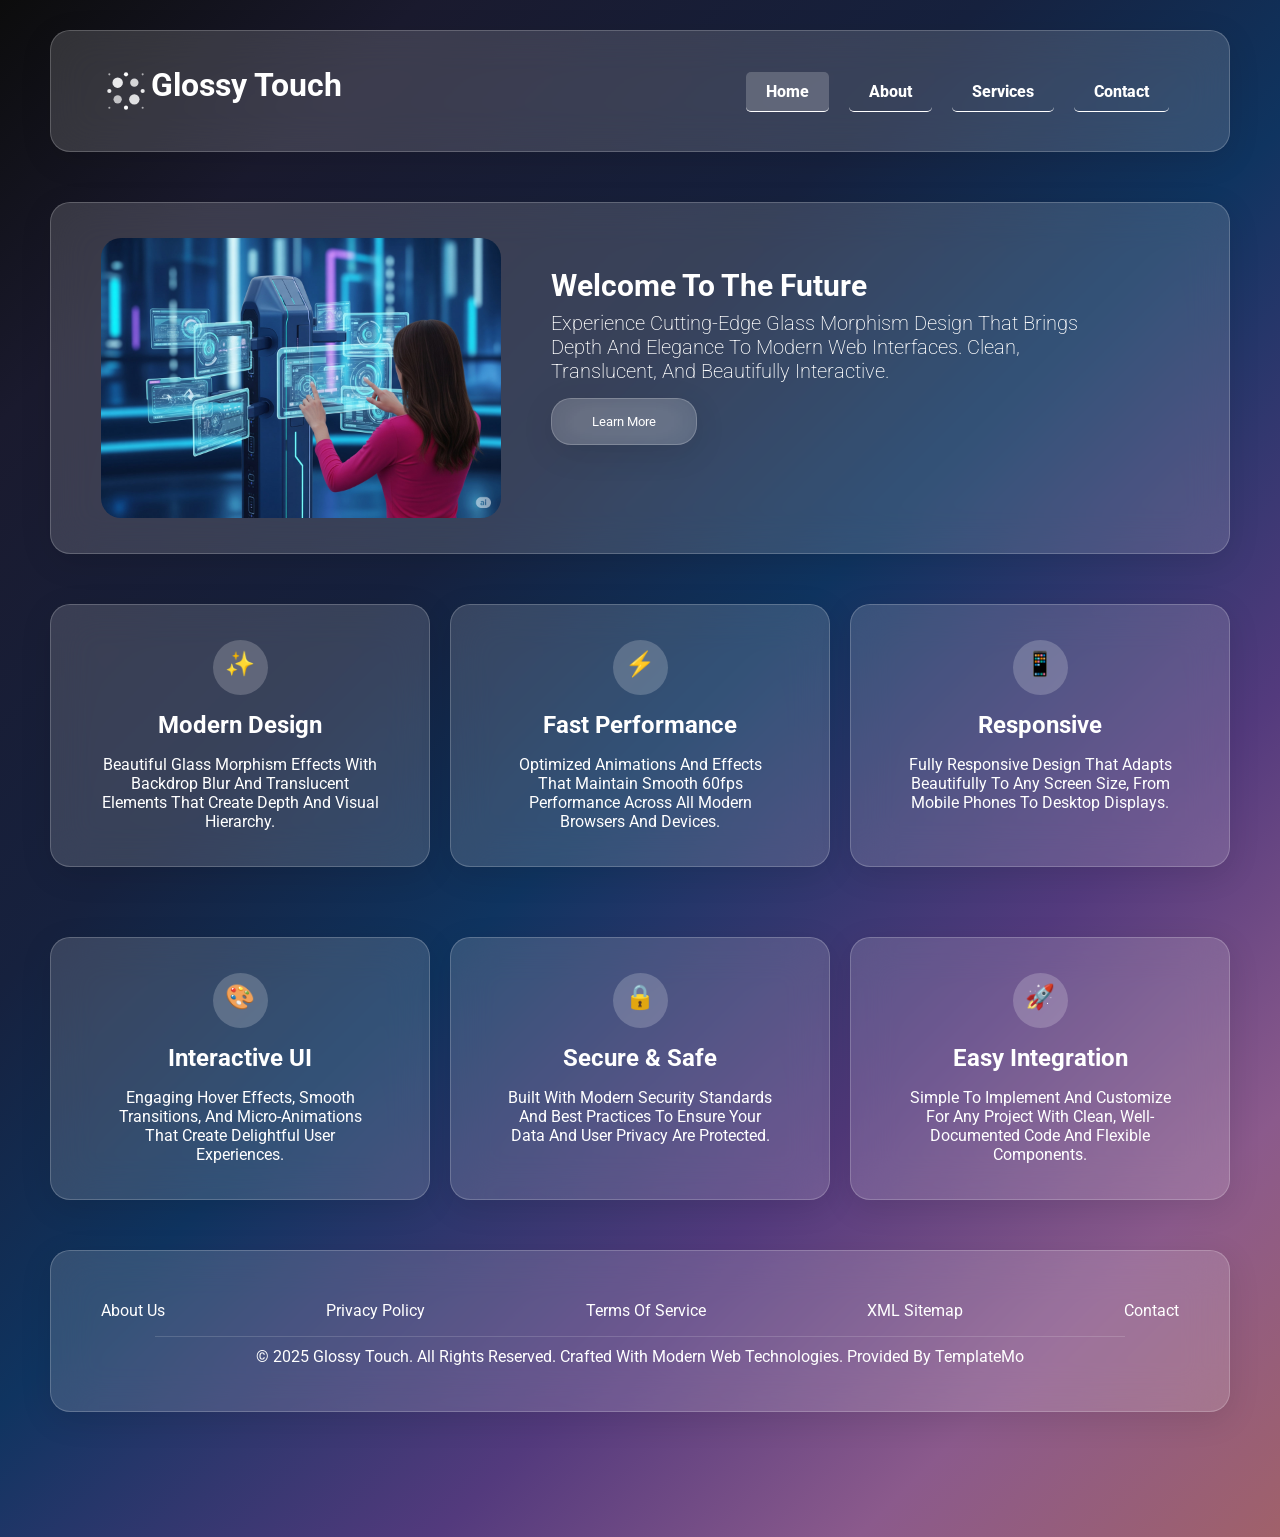
<file: index.html>
<!DOCTYPE html>
<html lang="en">
<head>
    <meta charset="UTF-8">
    <meta name="viewport" content="width=device-width, initial-scale=1.0">
    <title>Glossy Touch</title>
    <link rel="stylesheet" href="style.css">
</head>
<body>
    <header class="glass">
        <div class="logo">
            <svg viewBox="0 0 48 48" fill="white" xmlns="http://www.w3.org/2000/svg">
                <!-- Grid of circles with varying sizes -->
                <circle cx="16" cy="16" r="5" opacity="0.9"></circle>
                <circle cx="32" cy="16" r="4" opacity="0.8"></circle>
                <circle cx="16" cy="32" r="4" opacity="0.7"></circle>
                <circle cx="32" cy="32" r="5" opacity="0.85"></circle>
                <!-- Small accent dots -->
                <circle cx="24" cy="8" r="2" opacity="1"></circle>
                <circle cx="8" cy="24" r="2" opacity="0.9"></circle>
                <circle cx="40" cy="24" r="2" opacity="0.9"></circle>
                <circle cx="24" cy="40" r="2" opacity="1"></circle>
                <!-- Tiny corner dots -->
                <circle cx="8" cy="8" r="1" opacity="0.6"></circle>
                <circle cx="40" cy="8" r="1" opacity="0.6"></circle>
                <circle cx="8" cy="40" r="1" opacity="0.6"></circle>
                <circle cx="40" cy="40" r="1" opacity="0.6"></circle>
            </svg>
            <h1>Glossy Touch</h1>
        </div>
        <ul>
            <li><a href="index.html" class="active">home</a></li>
            <li><a href="about.html">about</a></li>
            <li><a href="services.html">services</a></li>
            <li><a href="contact.html">contact</a></li>
        </ul>
    </header>
    <section class="glass homeSec" id="home">
        <img src="templatemo-futuristic-girl.jpg">
        <div class="homeInfo">
            <h2>Welcome to the Future</h2>
            <p>Experience cutting-edge glass morphism design that brings depth and elegance to modern web interfaces. Clean, translucent, and beautifully interactive.</p>
            <button class="glass"><a href="about.html">learn more</a></button>
        </div>
    </section>
    <section class="cardSec">
        <div class="cards">
            <div class="card glass">
                <h2>✨</h2>
                <h2>Modern Design</h2>
                <p>Beautiful glass morphism effects with backdrop blur and translucent elements that create depth and visual hierarchy.</p>
            </div>
            <div class="card glass">
                <h2>⚡</h2>
                <h2>Fast Performance</h2>
                <p>Optimized animations and effects that maintain smooth 60fps performance across all modern browsers and devices.</p>
            </div>
            <div class="card glass">
                <h2>📱</h2>
                <h2>Responsive</h2>
                <p>Fully responsive design that adapts beautifully to any screen size, from mobile phones to desktop displays.</p>
            </div>
            <div class="card glass">
                <h2>🎨</h2>
                <h2>Interactive UI</h2>
                <p>Engaging hover effects, smooth transitions, and micro-animations that create delightful user experiences.</p>
            </div>
            <div class="card glass">
                <h2>🔒</h2>
                <h2>Secure & Safe</h2>
                <p>Built with modern security standards and best practices to ensure your data and user privacy are protected.</p>
            </div>
            <div class="card glass">
                <h2>🚀</h2>
                <h2>Easy Integration</h2>
                <p>Simple to implement and customize for any project with clean, well-documented code and flexible components.</p>
            </div>
        </div>
    </section>
    <footer class="glass">
        <ul>
            <li><a href="#">about us</a></li>
            <li><a href="#">privacy policy</a></li>
            <li><a href="#">terms of service</a></li>
            <li><a href="#">XML sitemap</a></li>
            <li><a href="#">contact</a></li>
        </ul>
        <p>© 2025 Glossy Touch. All rights reserved. Crafted with modern web technologies. Provided by TemplateMo</p>
    </footer>
</body>
</html>
</file>
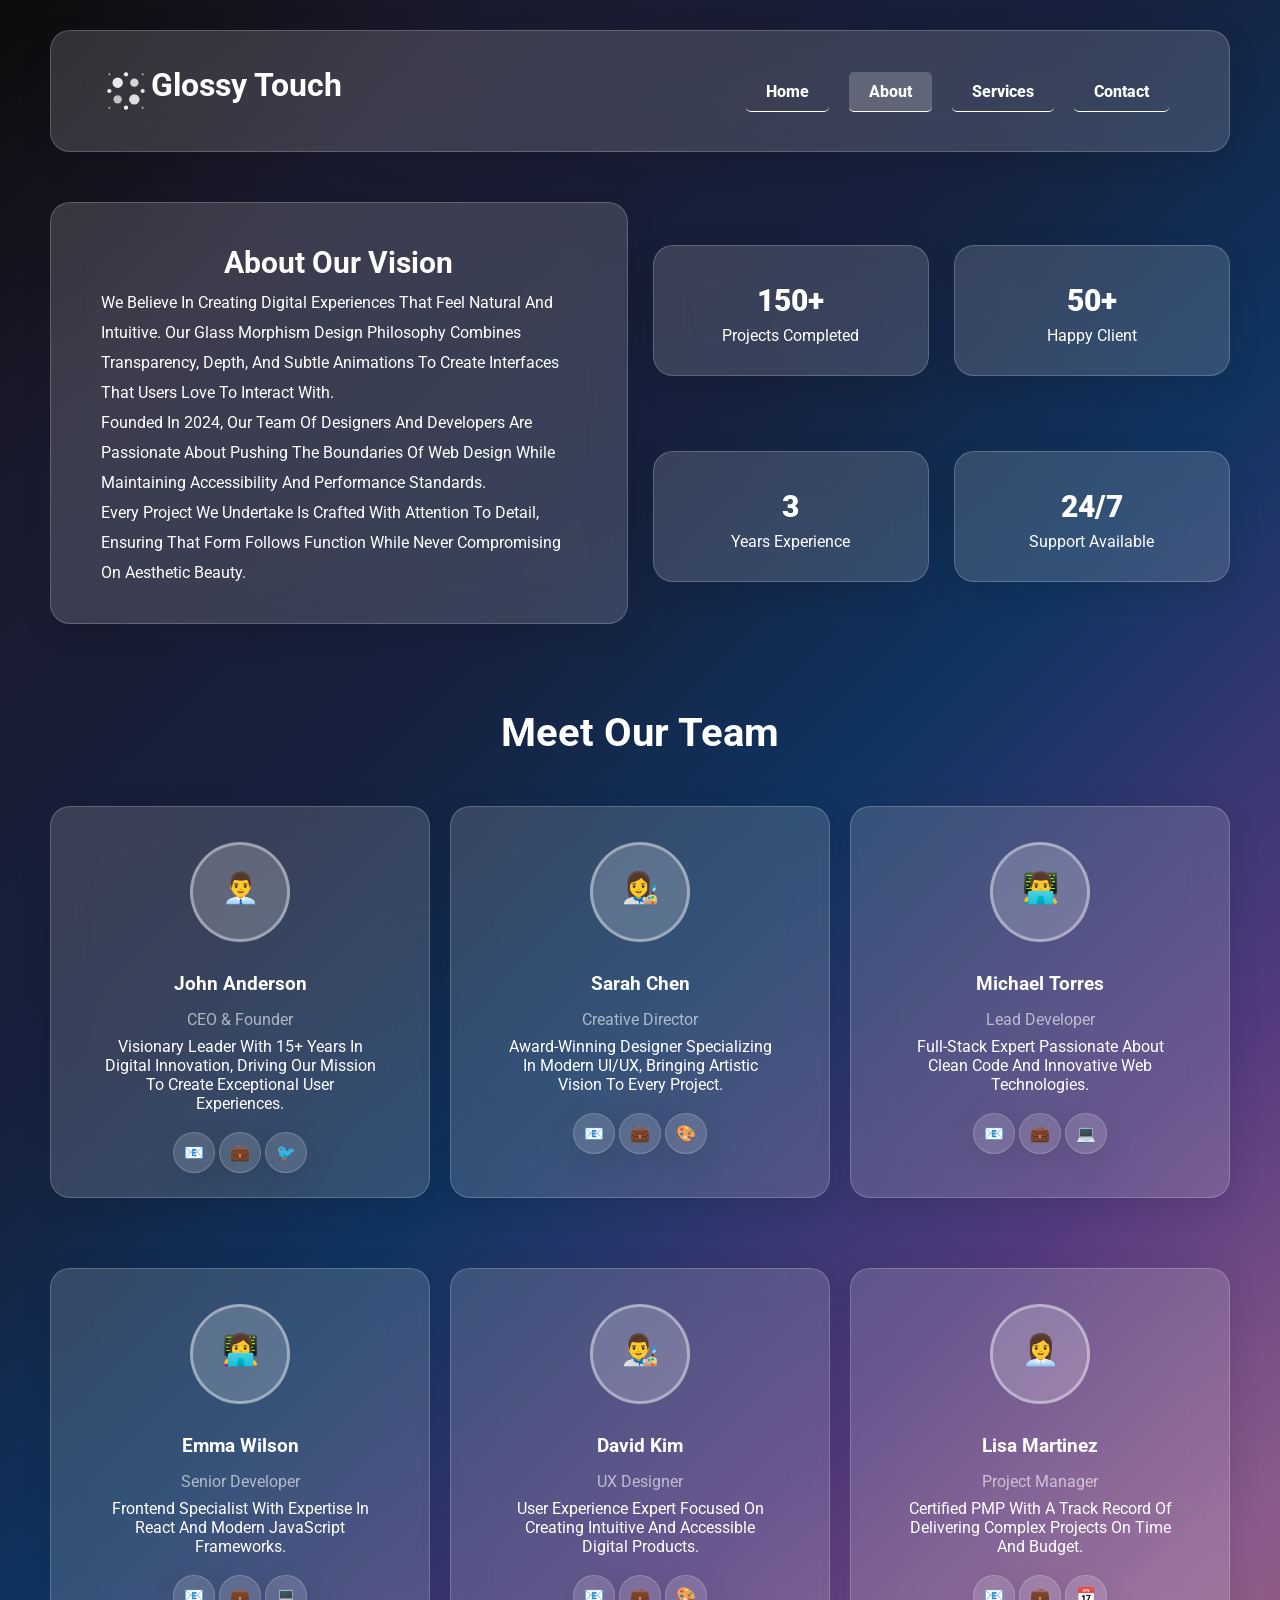
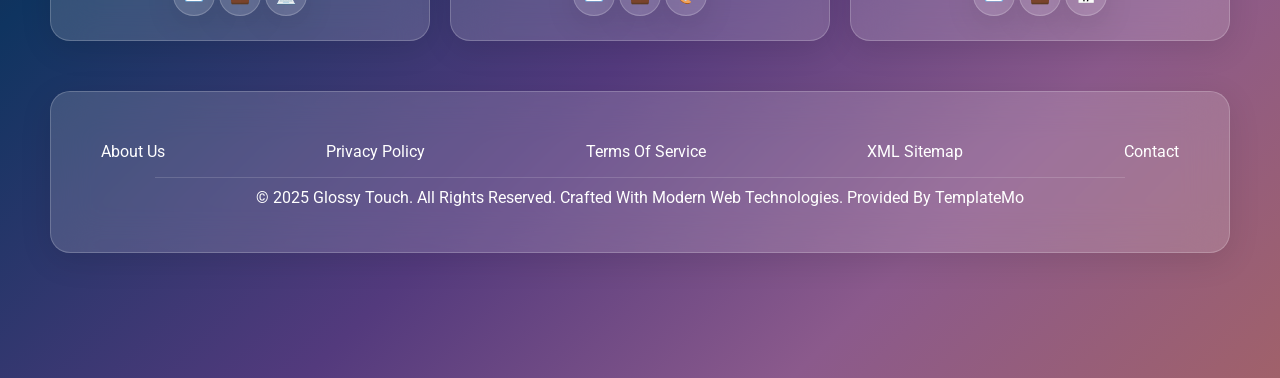
<file: about.html>
<!DOCTYPE html>
<html lang="en">
<head>
    <meta charset="UTF-8">
    <meta name="viewport" content="width=device-width, initial-scale=1.0">
    <title>Glossy Touch</title>
    <link rel="stylesheet" href="style.css">
</head>
<body>
    <header class="glass">
        <div class="logo">
            <svg viewBox="0 0 48 48" fill="white" xmlns="http://www.w3.org/2000/svg">
                <!-- Grid of circles with varying sizes -->
                <circle cx="16" cy="16" r="5" opacity="0.9"></circle>
                <circle cx="32" cy="16" r="4" opacity="0.8"></circle>
                <circle cx="16" cy="32" r="4" opacity="0.7"></circle>
                <circle cx="32" cy="32" r="5" opacity="0.85"></circle>
                <!-- Small accent dots -->
                <circle cx="24" cy="8" r="2" opacity="1"></circle>
                <circle cx="8" cy="24" r="2" opacity="0.9"></circle>
                <circle cx="40" cy="24" r="2" opacity="0.9"></circle>
                <circle cx="24" cy="40" r="2" opacity="1"></circle>
                <!-- Tiny corner dots -->
                <circle cx="8" cy="8" r="1" opacity="0.6"></circle>
                <circle cx="40" cy="8" r="1" opacity="0.6"></circle>
                <circle cx="8" cy="40" r="1" opacity="0.6"></circle>
                <circle cx="40" cy="40" r="1" opacity="0.6"></circle>
            </svg>
            <h1>Glossy Touch</h1>
        </div>
        <ul>
            <li><a href="index.html">home</a></li>
            <li><a href="about.html" class="active">about</a></li>
            <li><a href="services.html">services</a></li>
            <li><a href="contact.html">contact</a></li>
        </ul>
    </header>
    <section class="aboutSec" id="about">
        <div class="glass aboutInfo">
            <h2>about our vision</h2>
            <p>
                We believe in creating digital experiences that feel natural and intuitive. Our glass morphism design philosophy combines transparency, depth, and subtle animations to create interfaces that users love to interact with.
                <br>
                Founded in 2024, our team of designers and developers are passionate about pushing the boundaries of web design while maintaining accessibility and performance standards.
                <br>
                Every project we undertake is crafted with attention to detail, ensuring that form follows function while never compromising on aesthetic beauty.
            </p>
        </div>
        <div class="aboutCards">
            <div class="glass">
                <h2>150+</h2>
                <p>projects completed</p>
            </div>
            <div class="glass">
                <h2>50+</h2>
                <p>happy client</p>
            </div>
            <div class="glass">
                <h2>3</h2>
                <p>years experience</p>
            </div>
            <div class="glass">
                <h2>24/7</h2>
                <p>support available</p>
            </div>
        </div>
    </section>
    <section class="teamSec">
        <h1>meet our team</h1>
        <div class="teamCards">
            <div class="glass">
                <h2>👨‍💼</h2>
                <h3>John Anderson</h3>
                <p>CEO & Founder</p>
                <p>Visionary leader with 15+ years in digital innovation, driving our mission to create exceptional user experiences.</p>
                <span class="glass">📧</span>
                <span class="glass">💼</span>
                <span class="glass">🐦</span>
            </div>
            <div class="glass">
                <h2>👩‍🎨</h2>
                <h3>Sarah Chen</h3>
                <p>Creative Director</p>
                <p>Award-winning designer specializing in modern UI/UX, bringing artistic vision to every project.</p>
                <span class="glass">📧</span>
                <span class="glass">💼</span>
                <span class="glass">🎨</span>
            </div>
            <div class="glass">
                <h2>👨‍💻</h2>
                <h3>Michael Torres</h3>
                <p>Lead Developer</p>
                <p>Full-stack expert passionate about clean code and innovative web technologies.</p>
                <span class="glass">📧</span>
                <span class="glass">💼</span>
                <span class="glass">💻</span>
            </div>
            <div class="glass">
                <h2>👩‍💻</h2>
                <h3>Emma Wilson</h3>
                <p>Senior Developer</p>
                <p>Frontend specialist with expertise in React and modern JavaScript frameworks.</p>
                <span class="glass">📧</span>
                <span class="glass">💼</span>
                <span class="glass">💻</span>
            </div>
            <div class="glass">
                <h2>👨‍🎨</h2>
                <h3>David Kim</h3>
                <p>UX Designer</p>
                <p>User experience expert focused on creating intuitive and accessible digital products.</p>
                <span class="glass">📧</span>
                <span class="glass">💼</span>
                <span class="glass">🎨</span>
            </div>
            <div class="glass">
                <h2>👩‍💼</h2>
                <h3>Lisa Martinez</h3>
                <p>Project Manager</p>
                <p>Certified PMP with a track record of delivering complex projects on time and budget.</p>
                <span class="glass">📧</span>
                <span class="glass">💼</span>
                <span class="glass">📅</span>
            </div>
        </div>
    </section>
    <footer class="glass">
        <ul>
            <li><a href="#">about us</a></li>
            <li><a href="#">privacy policy</a></li>
            <li><a href="#">terms of service</a></li>
            <li><a href="#">XML sitemap</a></li>
            <li><a href="#">contact</a></li>
        </ul>
        <p>© 2025 Glossy Touch. All rights reserved. Crafted with modern web technologies. Provided by TemplateMo</p>
    </footer>
</body>
</html>
</file>
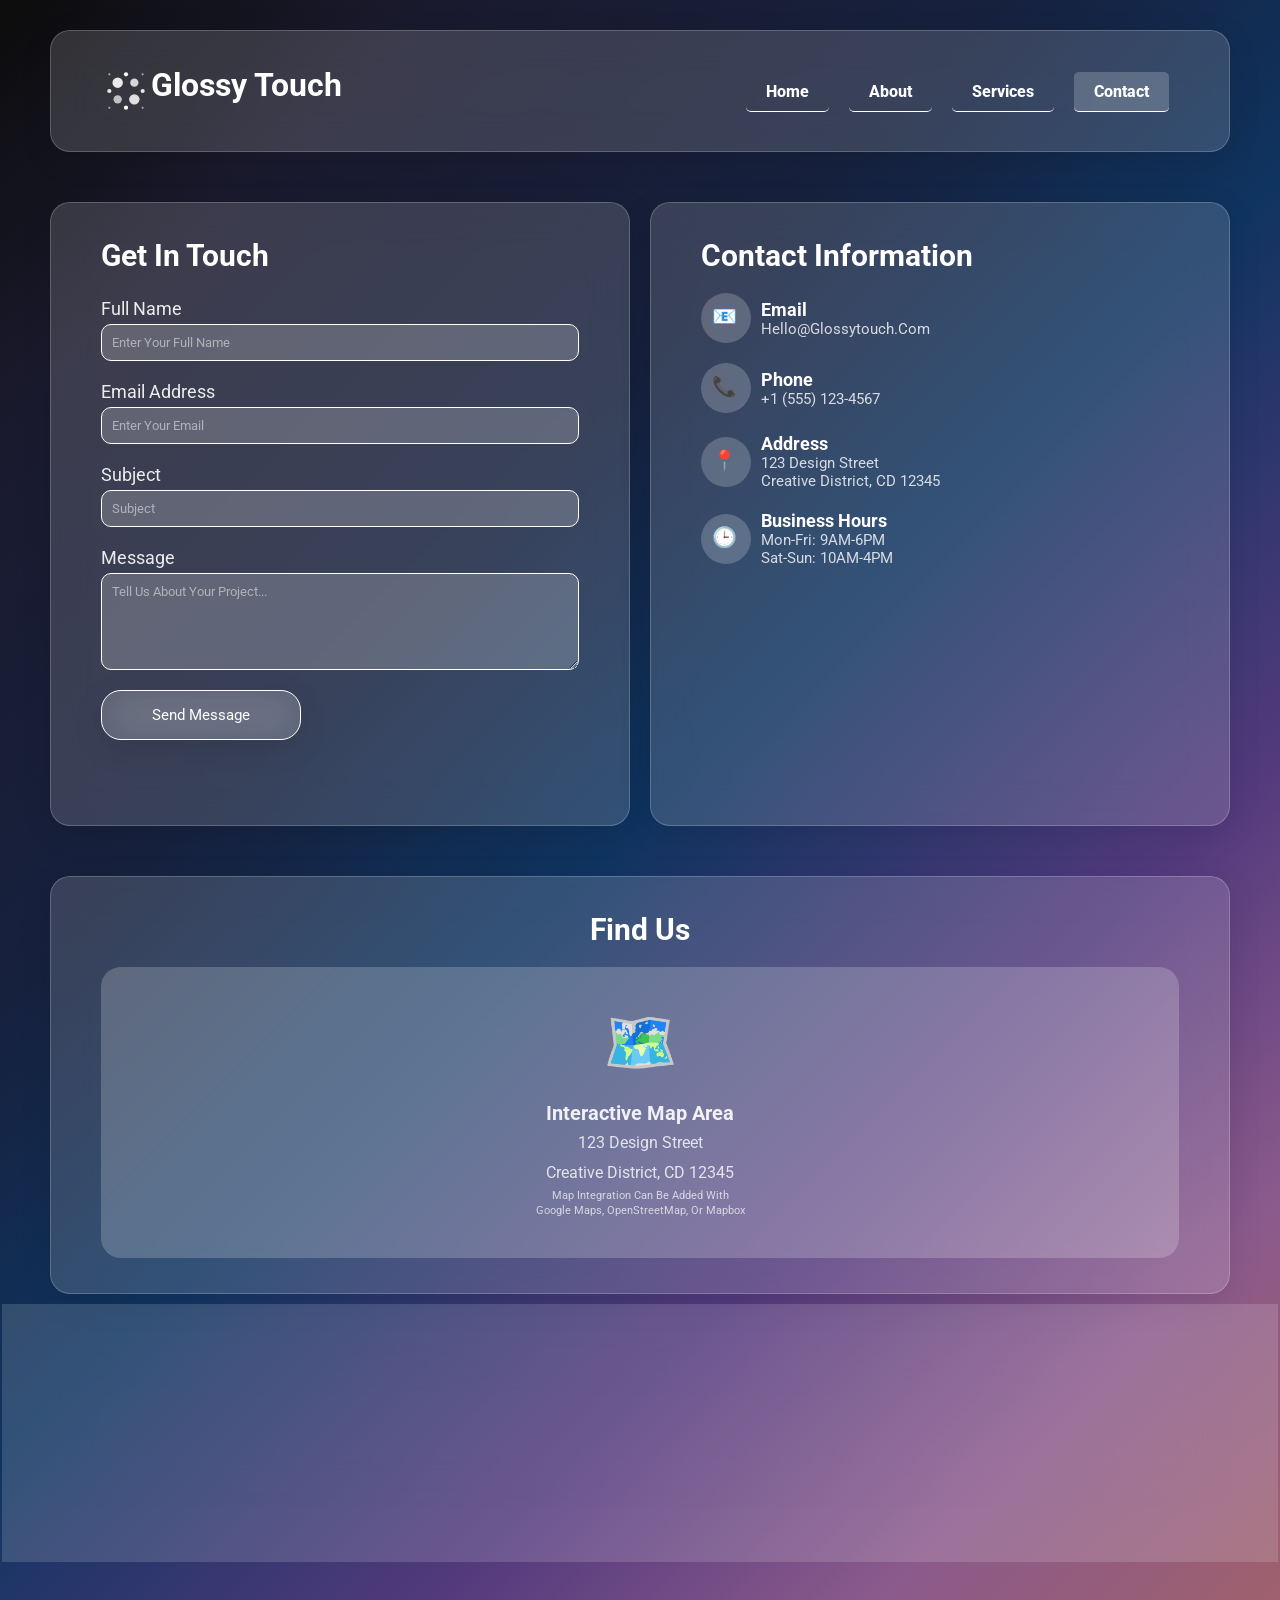
<file: contact.html>
<!DOCTYPE html>
<html lang="en">
<head>
    <meta charset="UTF-8">
    <meta name="viewport" content="width=device-width, initial-scale=1.0">
    <title>Glossy Touch</title>
    <link rel="stylesheet" href="style.css">
</head>
<body>

    <header class="glass">
        <div class="logo">
            <svg viewBox="0 0 48 48" fill="white" xmlns="http://www.w3.org/2000/svg">
                <!-- Grid of circles with varying sizes -->
                <circle cx="16" cy="16" r="5" opacity="0.9"></circle>
                <circle cx="32" cy="16" r="4" opacity="0.8"></circle>
                <circle cx="16" cy="32" r="4" opacity="0.7"></circle>
                <circle cx="32" cy="32" r="5" opacity="0.85"></circle>
                <!-- Small accent dots -->
                <circle cx="24" cy="8" r="2" opacity="1"></circle>
                <circle cx="8" cy="24" r="2" opacity="0.9"></circle>
                <circle cx="40" cy="24" r="2" opacity="0.9"></circle>
                <circle cx="24" cy="40" r="2" opacity="1"></circle>
                <!-- Tiny corner dots -->
                <circle cx="8" cy="8" r="1" opacity="0.6"></circle>
                <circle cx="40" cy="8" r="1" opacity="0.6"></circle>
                <circle cx="8" cy="40" r="1" opacity="0.6"></circle>
                <circle cx="40" cy="40" r="1" opacity="0.6"></circle>
            </svg>
            <h1>Glossy Touch</h1>
        </div>
        <ul>
            <li><a href="index.html">home</a></li>
            <li><a href="about.html">about</a></li>
            <li><a href="services.html">services</a></li>
            <li><a href="contact.html" class="active">contact</a></li>
        </ul>
    </header>
    <section class="contactSec" id="contact">
        <form class="glass">
            <h2>get in touch</h2>
            <label for="name">full name</label>
            <input type="text" placeholder="enter your full name" id="name" name="name" required>
            <label for="email">email address</label>
            <input type="email" placeholder="enter your email" id="email" name="email" required>
            <label for="subject">subject</label>
            <input type="text" placeholder="subject" id="subject" name="subject" required>
            <label for="message">message</label>
            <textarea name="message" id="message" rows="5" placeholder="tell us about your project..."></textarea>
            <button type="submit" class="glass"> send message</button>
        </form>
        <div class="contactInfo glass">
            <h2>contact information</h2>
            <div class="info">
                <span>📧</span>
                <div>
                    <h5>Email</h5>
                    <p>hello@glossytouch.com</p>
                </div>
            </div>
            <div class="info">
                <span>📞</span>
                <div>
                    <h5>Phone</h5>
                    <p>+1 (555) 123-4567</p>
                </div>
            </div>
            <div class="info">
                <span>📍</span>
                <div>
                    <h5>Address</h5>
                    <p>123 Design Street</p>
                    <p>Creative District, CD 12345</p>
                </div>
            </div>
            <div class="info">
                <span>🕒</span>
                <div>
                    <h5>Business Hours</h5>
                    <p>Mon-Fri: 9AM-6PM</p>
                    <p>Sat-Sun: 10AM-4PM</p>
                </div>
            </div>
        </div>
    </section>
    <section class="glass map">
        <h2>find us</h2>
        <div>
            <h3>🗺️</h3>
            <h4>Interactive Map Area</h4>
            <p>123 Design Street</p>
            <p>Creative District, CD 12345</p>
            <small>Map integration can be added with</small>
            <small>Google Maps, OpenStreetMap, or Mapbox</small>
        </div>
    </section>
    <footer class="glass">
        <ul>
            <li><a href="#">about us</a></li>
            <li><a href="#">privacy policy</a></li>
            <li><a href="#">terms of service</a></li>
            <li><a href="#">XML sitemap</a></li>
            <li><a href="#">contact</a></li>
        </ul>
        <p>© 2025 Glossy Touch. All rights reserved. Crafted with modern web technologies. Provided by TemplateMo</p>
    </footer>
</body>
</html>
</file>
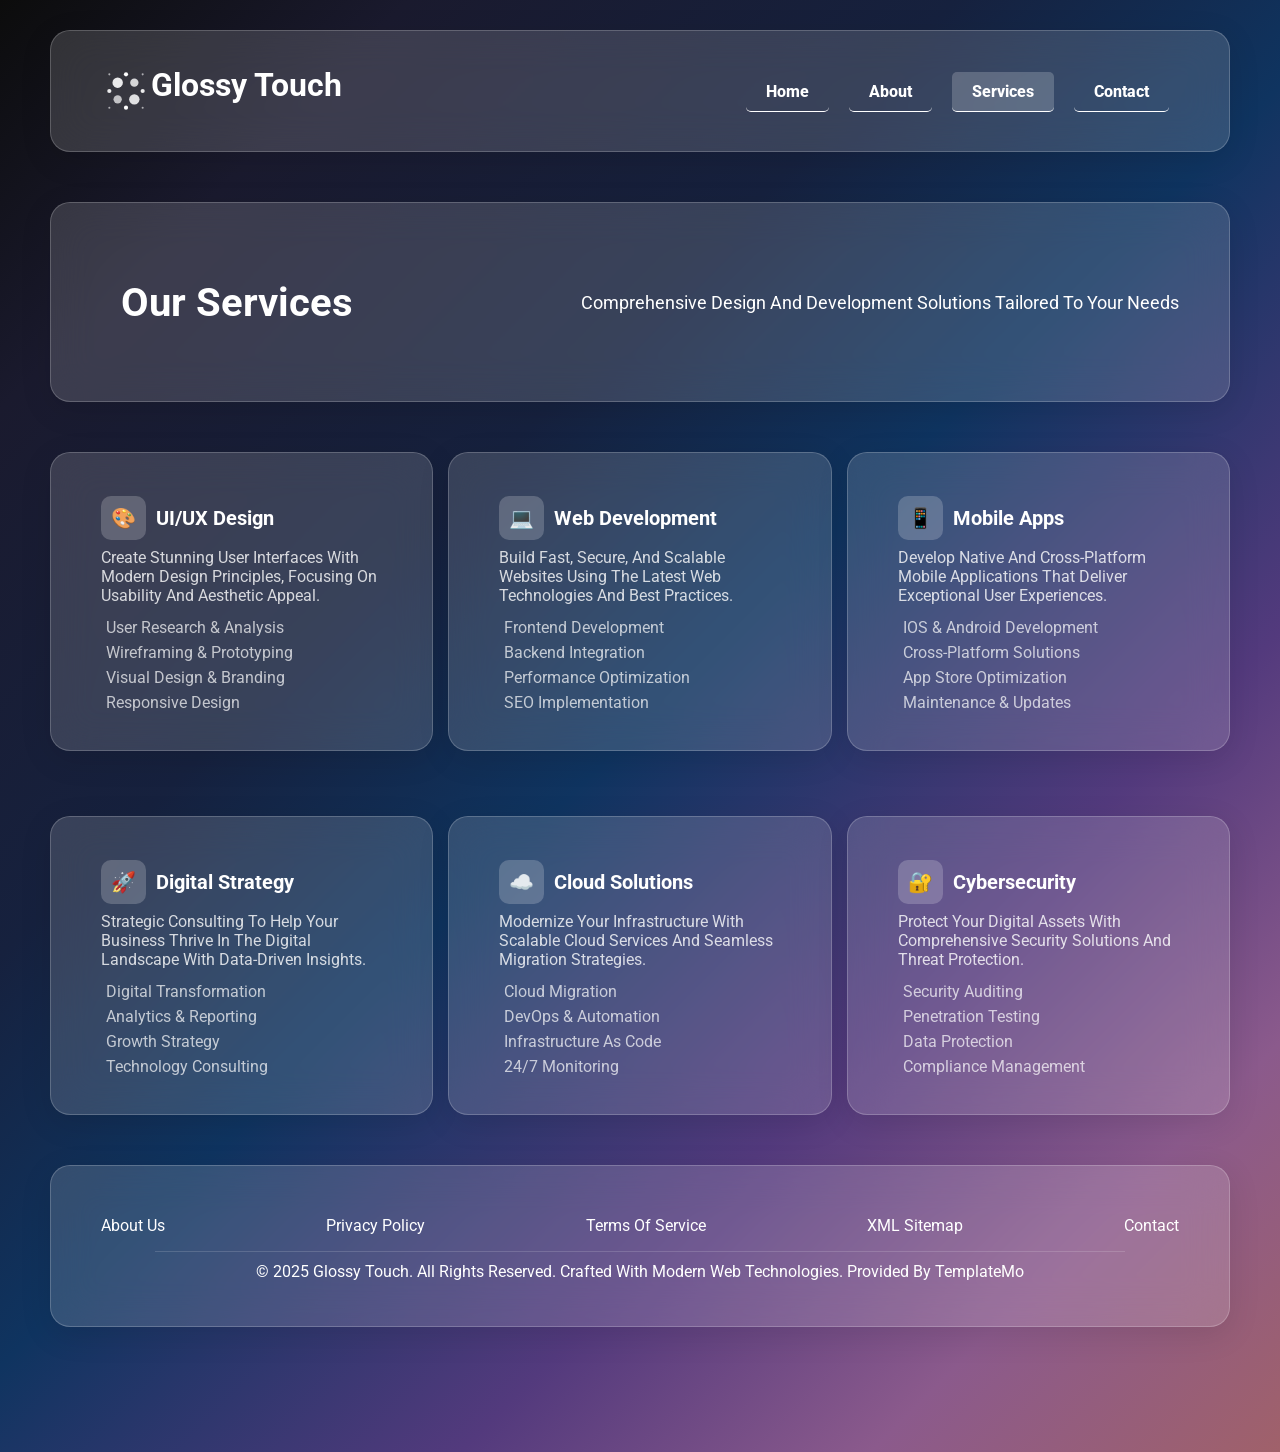
<file: services.html>
<!DOCTYPE html>
<html lang="en">
<head>
    <meta charset="UTF-8">
    <meta name="viewport" content="width=device-width, initial-scale=1.0">
    <title>Glossy Touch</title>
    <link rel="stylesheet" href="style.css">
    <link href='https://cdn.boxicons.com/3.0.8/fonts/basic/boxicons.min.css' rel='stylesheet'>
    <link href='https://cdn.boxicons.com/3.0.8/fonts/filled/boxicons-filled.min.css' rel='stylesheet'>
    <link href='https://cdn.boxicons.com/3.0.8/fonts/brands/boxicons-brands.min.css' rel='stylesheet'>
</head>
<body>
    <header class="glass">
        <div class="logo">
            <svg viewBox="0 0 48 48" fill="white" xmlns="http://www.w3.org/2000/svg">
                <!-- Grid of circles with varying sizes -->
                <circle cx="16" cy="16" r="5" opacity="0.9"></circle>
                <circle cx="32" cy="16" r="4" opacity="0.8"></circle>
                <circle cx="16" cy="32" r="4" opacity="0.7"></circle>
                <circle cx="32" cy="32" r="5" opacity="0.85"></circle>
                <!-- Small accent dots -->
                <circle cx="24" cy="8" r="2" opacity="1"></circle>
                <circle cx="8" cy="24" r="2" opacity="0.9"></circle>
                <circle cx="40" cy="24" r="2" opacity="0.9"></circle>
                <circle cx="24" cy="40" r="2" opacity="1"></circle>
                <!-- Tiny corner dots -->
                <circle cx="8" cy="8" r="1" opacity="0.6"></circle>
                <circle cx="40" cy="8" r="1" opacity="0.6"></circle>
                <circle cx="8" cy="40" r="1" opacity="0.6"></circle>
                <circle cx="40" cy="40" r="1" opacity="0.6"></circle>
            </svg>
            <h1>Glossy Touch</h1>
        </div>
        <ul>
            <li><a href="index.html">home</a></li>
            <li><a href="about.html">about</a></li>
            <li><a href="services.html" class="active">services</a></li>
            <li><a href="contact.html">contact</a></li>
        </ul>
    </header>
    <section class="glass servicesSec" id="services">
        <h2>our services</h2>
        <p>Comprehensive design and development solutions tailored to your needs</p>
    </section>
    <section class="servicesCards">
        <ul>
            <li class="glass">
                <h3><span>🎨</span>UI/UX Design</h3>
                <p>Create stunning user interfaces with modern design principles, focusing on usability and aesthetic appeal.</p>
                <ol>
                    <li><i class="bx bx-check"></i>User Research & Analysis</li>
                    <li><i class="bx bx-check"></i>Wireframing & Prototyping</li>
                    <li><i class="bx bx-check"></i>Visual Design & Branding</li>
                    <li><i class="bx bx-check"></i>Responsive Design</li>
                </ol>
            </li>
            <li class="glass">
                <h3><span>💻</span>Web Development</h3>
                <p>Build fast, secure, and scalable websites using the latest web technologies and best practices.</p>
                <ol>
                    <li><i class="bx bx-check"></i>Frontend Development</li>
                    <li><i class="bx bx-check"></i>Backend Integration</li>
                    <li><i class="bx bx-check"></i>Performance Optimization</li>
                    <li><i class="bx bx-check"></i>SEO Implementation</li>
                </ol>
            </li>
            <li class="glass">
                <h3><span>📱</span>Mobile Apps</h3>
                <p>Develop native and cross-platform mobile applications that deliver exceptional user experiences.</p>
                <ol>
                    <li><i class="bx bx-check"></i>iOS & Android Development</li>
                    <li><i class="bx bx-check"></i>Cross-platform Solutions</li>
                    <li><i class="bx bx-check"></i>App Store Optimization</li>
                    <li><i class="bx bx-check"></i>Maintenance & Updates</li>
                </ol>
            </li>
            <li class="glass">
                <h3><span>🚀</span>Digital Strategy</h3>
                <p>Strategic consulting to help your business thrive in the digital landscape with data-driven insights.</p>
                <ol>
                    <li><i class="bx bx-check"></i>Digital Transformation</li>
                    <li><i class="bx bx-check"></i>Analytics & Reporting</li>
                    <li><i class="bx bx-check"></i>Growth Strategy</li>
                    <li><i class="bx bx-check"></i>Technology Consulting</li>
                </ol>
            </li>
            <li class="glass">
                <h3><span>☁️</span>Cloud Solutions</h3>
                <p>Modernize your infrastructure with scalable cloud services and seamless migration strategies.</p>
                <ol>
                    <li><i class="bx bx-check"></i>Cloud Migration</li>
                    <li><i class="bx bx-check"></i>DevOps & Automation</li>
                    <li><i class="bx bx-check"></i>Infrastructure as Code</li>
                    <li><i class="bx bx-check"></i>24/7 Monitoring</li>
                </ol>
            </li>
            <li class="glass">
                <h3><span>🔐</span>Cybersecurity</h3>
                <p>Protect your digital assets with comprehensive security solutions and threat protection.</p>
                <ol>
                    <li><i class="bx bx-check"></i>Security Auditing</li>
                    <li><i class="bx bx-check"></i>Penetration Testing</li>
                    <li><i class="bx bx-check"></i>Data Protection</li>
                    <li><i class="bx bx-check"></i>Compliance Management</li>
                </ol>
            </li>
        </ul>
    </section>
    <footer class="glass">
        <ul>
            <li><a href="#">about us</a></li>
            <li><a href="#">privacy policy</a></li>
            <li><a href="#">terms of service</a></li>
            <li><a href="#">XML sitemap</a></li>
            <li><a href="#">contact</a></li>
        </ul>
        <p>© 2025 Glossy Touch. All rights reserved. Crafted with modern web technologies. Provided by TemplateMo</p>
    </footer>
</body>
</html>
</file>
<file: style.css>
@import url('https://fonts.googleapis.com/css2?family=Roboto:ital,wght@0,100..900;1,100..900&display=swap');
*{
    margin: 0;
    padding: 0;
    text-decoration: none;
    box-sizing: border-box;
    text-transform: capitalize;
    font-family: "Roboto", sans-serif;
    color: #fff;
    list-style: none;
}
body{
    width: 100%;
    min-height: 100vh;
    background: linear-gradient(135deg, #0c0c0c 0%, #1a1a2e 15%, #16213e 35%, #0f3460 50%, #533a7d 70%, #8b5a8c 85%, #a0616a 100%);
    padding: 30px 50px 75px 50px;
}
.logo{
    display: flex;
}
.logo svg{
    width: 50px;
}
header , header ul{
    display: flex;
    align-items: center;
    justify-content: space-between;
}
.glass{
    padding: 35px 50px;
    background: rgba(255, 255, 255, 0.15);
    backdrop-filter: blur(20px);
    border: 1px solid rgba(255, 255, 255, 0.2);
    border-radius: 20px;
    box-shadow: 0 8px 32px rgba(0, 0, 0, 0.1);
    position: relative;
    transition: 0.3s ease;
    top: 0;
    margin-bottom: 50px;
}
.glass:hover{
    top: -10px;
    background: rgba(255, 255, 255, 0.2);
}
header ul li{
    padding: 0 10px;
}
header ul li a{
    padding: 10px 20px;
    border-bottom: 1px solid #fff;
    border-radius: 5px;
    font-weight: 800;
    transition: 0.3s ease;
}
header ul li a.active , header ul li a:hover{
    background: rgba(255, 255, 255, 0.2);
}
.homeSec{
    display: flex;
    align-items: center;
    justify-content: space-between;
}
.homeSec img{
    width: 400px;
    border-radius: 20px;
}
.homeSec .homeInfo{
    padding: 0 50px;
}
.homeSec .homeInfo h2{
    font-size: 30px;
    line-height: 50px;
}
.homeSec .homeInfo p{
    font-size: 20px;
    font-weight: 200;
    padding-bottom: 15px;
}
.homeSec .homeInfo button{
    padding: 15px 40px;
    cursor: pointer;
}
.cardSec .cards{
    display: grid;
    grid-template-columns: 1fr 1fr 1fr;
    gap: 20px;
    text-align: center;
}
.cardSec .cards .card h2:first-child{
    width: 55px;
    height: 55px;
    padding: 10px;
    border-radius: 50%;
    background: rgba(255, 255, 255, 0.2);
    margin: 0 auto;
}
.cardSec .cards .card h2:last-of-type{
    line-height: 60px;
}

/*about section*/
.aboutSec , .aboutCards{
    display: grid;
    grid-template-columns: 1fr 1fr;
    gap: 25px;
    text-align: center;
    align-items: center;
}
.aboutInfo h2{
    font-size: 30px;
    line-height: 50px;
}
.aboutInfo p{
    text-align: left;
    line-height: 30px;
}
.aboutCards .glass{
    padding: 30px;
}
.aboutCards .glass h2{
    font-size: 30px;
    line-height: 50px;
    font-weight: 900;
}
.teamSec{
    text-align: center;
}
.teamSec h1{
    font-size: 40px;
    padding: 35px 0 50px 0;
}
.teamCards{
    display: grid;
    grid-template-columns: 1fr 1fr 1fr;
    gap: 20px;
}
.teamCards .glass h2{
    width: 100px;
    height: 100px;
    padding: 25px;
    font-size: 30px;
    border-radius: 50%;
    margin: 0 auto 25px auto;
    background: rgba(255, 255, 255, 0.2);
    border: solid 3px rgba(255, 255, 255, 0.4);
    transition: 0.3s ease;
}
.teamCards .glass:hover h2{
    scale: 1.1;
    background: rgba(255, 255, 255, 0.3);
}
.teamCards .glass h3{
    line-height: 35px;
}
.teamCards .glass p:first-of-type{
    opacity: 0.6;
    line-height: 35px;
}
.teamCards .glass p:last-of-type{
    margin-bottom: 30px;
}
.teamCards .glass span{
    width: 50px;
    height: 50px;
    border-radius: 50%;
    padding: 10px;
}
/*services section*/
.servicesSec{
    display: flex;
    align-items: center;
    justify-content: space-between;
    height: 200px;
}
.servicesSec h2{
    font-size: 40px;
    margin:20px; 
    text-wrap-mode: nowrap;
}
.servicesSec p{
    font-size: 18px;
}
.servicesCards ul{
    display: grid;
    grid-template-columns: 1fr 1fr 1fr;
    gap: 15px;
}
.servicesCards ul li h3 span{
    padding: 10px;
    background: rgba(255, 255, 255, 0.2);
    border-radius: 10px;
    margin-right: 10px;
}
.servicesCards ul li h3{
    font-size: 20px;
    line-height: 60px;
}
.servicesCards ul li p{
    opacity: 0.8;
    margin-bottom: 10px;
}
.servicesCards ul li ol li{
    line-height: 25px;
    opacity: 0.7;
}
.servicesCards ul li ol li i{
    margin-right: 5px;
}
/*contact section*/
.contactSec{
    display: grid;
    grid-template-columns: 1fr 1fr;
    gap: 20px;
}
.contactSec form{
    display: grid;
    gap: 5px;
}
.contactSec form h2 , .contactInfo h2 , .map h2{
    margin-bottom: 20px;
    font-size: 30px;
}
.contactSec form input , .contactSec form textarea{
    margin-bottom: 15px;
    padding: 10px;
    border-radius: 10px;
    background: rgba(255, 255, 255, 0.2);
    border: 1px solid #fff;
}
.contactSec form input::placeholder , .contactSec form textarea::placeholder{
    color: rgba(255, 255, 255, 0.5);
}
.contactSec form label{
    font-size: 18px;
    opacity: 0.9;
}
.contactSec form button{
    width: 200px;
    font-size: 15px;
    padding: 15px;
    border: 1px solid #fff;
}
.contactSec .contactInfo .info{
    display: flex;
    align-items: center;
    margin: 20px 0;
}
.contactSec .contactInfo .info span{
    font-size: 20px;
    padding: 11px;
    width: 50px;
    height: 50px;
    background: rgba(255, 255, 255, 0.2);
    margin-right: 10px;
    border-radius: 50%;
}
.contactSec .contactInfo .info h5{
    font-size: 18px;
}
.contactSec .contactInfo .info p{
    font-size: 15px;
    opacity: 0.8;
}
.map{
    text-align: center;
}
.map div{
    background: rgba(255, 255, 255, 0.2);
    padding: 40px 0;
    border-radius: 20px;
}
.map div h3{
    font-size: 60px;
    margin-bottom: 20px;
}
.map div h4{
    opacity: 0.9;
    line-height: 30px;
    font-size: 20px;
}
.map div p{
    line-height: 30px;
    opacity: 0.8;
}
.map div small{
    display: block;
    line-height: 15px;
    opacity: 0.7;
    font-size: 11px;
}
footer{
    width: 100%;
    text-align: center;
}
footer ul{
    display: flex;
    align-items: center;
    justify-content: space-between;
    margin: 0 auto;
    line-height: 50px;
}
footer p{
    width: 90%;
    margin: 0 auto;
    padding: 10px 0;
    border-top: 1px solid rgba(255, 255, 255, 0.15);
}
/* responsive*/
@media only screen and (max-width:1100px){ 
    .servicesCards ul{
    grid-template-columns: 1fr 1fr;
    }
}
@media only screen and (max-width:1014px){
    .cardSec .cards{
        grid-template-columns: 1fr 1fr;
    }
    .teamCards{
        grid-template-columns: 1fr 1fr;
    }
}
@media only screen and (max-width:950px){
    .homeSec img{
        width: 300px;
    }
    .aboutCards{
        grid-template-columns: 1fr;
        gap: 0px;
    }
    .aboutCards .glass{
        margin-bottom:20px;
    }
}
@media only screen and (max-width:770px){
    header , header ul , .homeSec{
        display: block;
        text-align: center;
    }
    header ul li{
        line-height: 60px;
    }
    .homeSec img{
        width: 400px;
    }
    .aboutSec{
        grid-template-columns: 1fr;
    }
    .aboutCards{
        grid-template-columns: 1fr 1fr;
        gap: 10px;
    }
    .teamCards{
        grid-template-columns: 1fr;
    }
    .servicesSec{
        display: block;
        text-align: center;
    }
    .servicesCards ul{
    grid-template-columns: 1fr;
    }
    .contactSec{
        grid-template-columns: 1fr;
    }
}   
@media only screen and (max-width:680px){
    footer ul{
        display: block;
        text-align: center;
    }
    .homeSec img{
        width: 300px;
    }
    .cardSec .cards{
        grid-template-columns: 1fr;
    }
}
@media only screen and (max-width:500px){
    .homeSec img{
        width: 200px;
    }
    .glass{
        padding: 25px;
    }
    .aboutCards{
        grid-template-columns: 1fr;
    }
}
</file>
